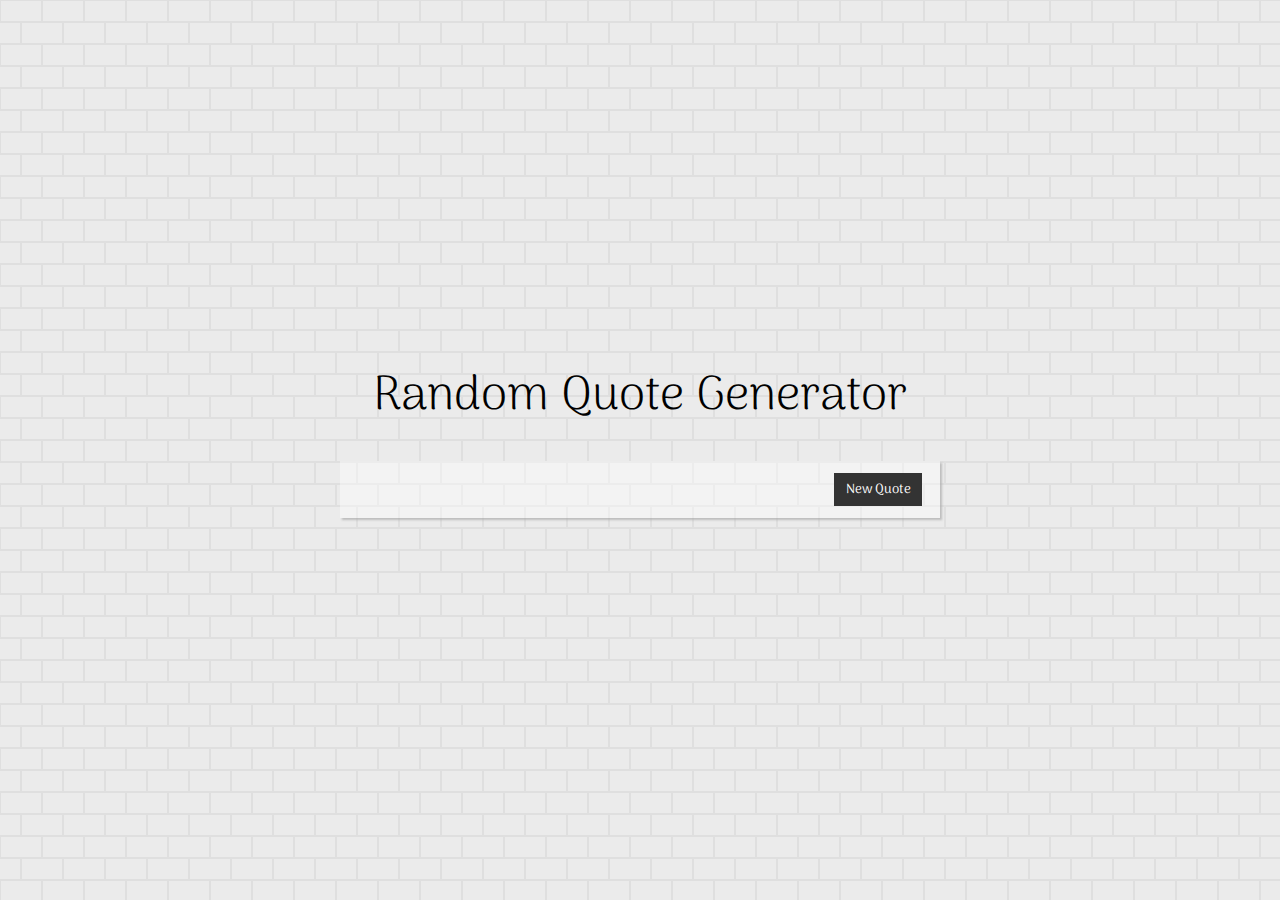
<file: Quote Generator/index.html>
<!DOCTYPE html>
<html lang="en">
<head>
    <meta charset="UTF-8">
    <meta http-equiv="X-UA-Compatible" content="IE=edge">
    <meta name="viewport" content="width=device-width, initial-scale=1.0">
    <title>Quote Generator</title>
    <link rel="stylesheet" href="style.css">
    <link rel="stylesheet" href="https://cdnjs.cloudflare.com/ajax/libs/font-awesome/5.15.4/css/all.min.css" integrity="sha512-1ycn6IcaQQ40/MKBW2W4Rhis/DbILU74C1vSrLJxCq57o941Ym01SwNsOMqvEBFlcgUa6xLiPY/NS5R+E6ztJQ==" crossorigin="anonymous" referrerpolicy="no-referrer" />
    <link rel="shortcut icon" href="../favicon.png">
</head>
<body>
    
    <header>
        <h1 class="title">Random Quote Generator</h1>
    </header>

    <main>

        <div class="quote-author hidden">
            <h3 class="quote"></h3>
            <p class="author" title="Author"> </p>
        </div>

        <div class="button">
            <button class="newQuote" title="Get a new Quote">New Quote </button>
            <button class="twitter hidden" title="Share on Twitter"><i class="fab fa-twitter"></i></button>
        </div>

    </main>

    <script src="app.js"></script>
</body>
</html>
</file>
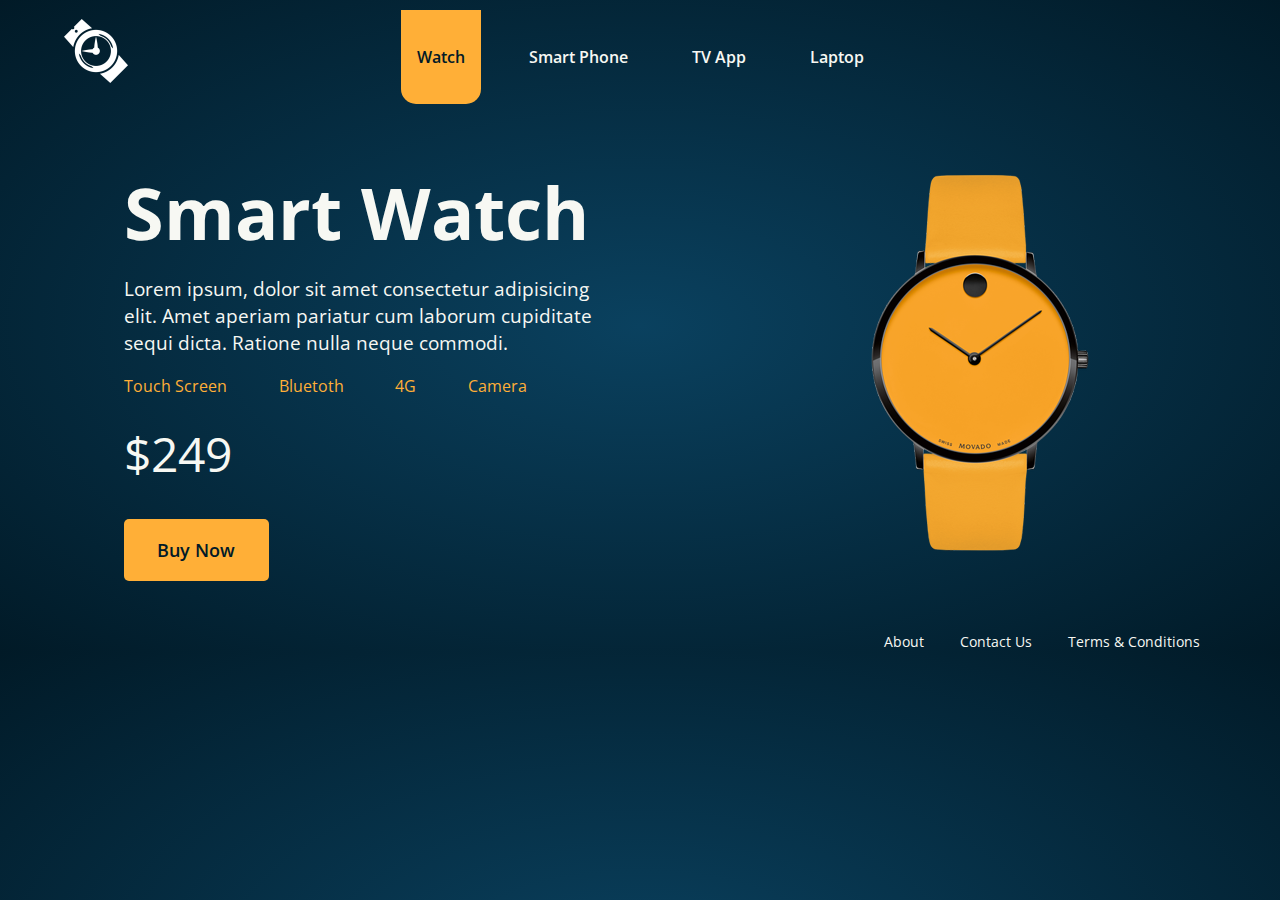
<file: SinglePageLanding/index.html>
<!DOCTYPE html>
<html lang="en">
<head>
    <meta charset="UTF-8">
    <meta http-equiv="X-UA-Compatible" content="IE=edge">
    <meta name="viewport" content="width=device-width, initial-scale=1.0">
    <title>Your Watch, Your Time - Watch</title>
    <link rel="shortcut icon" href="watch-icon-13164.jpg">
    <link rel="stylesheet" href="style.css">
    <link rel="stylesheet" href="https://cdnjs.cloudflare.com/ajax/libs/font-awesome/5.15.3/css/all.min.css" integrity="sha512-iBBXm8fW90+nuLcSKlbmrPcLa0OT92xO1BIsZ+ywDWZCvqsWgccV3gFoRBv0z+8dLJgyAHIhR35VZc2oM/gI1w==" crossorigin="anonymous" referrerpolicy="no-referrer" />
</head>
<body>

    <header>
        <div class="logo">

            <h1 class="title">Watch Dogs</h1>

            <img src="logo.png" alt="Watch Logo" title="Watch Logo">

        </div>
        
        <nav id="menu-mobile" class="menu">
            <ul>
                <li class="active"><a href="#watch" class="active">Watch</a></li>
                <li><a href="#smartphone">Smart Phone</a></li>
                <li><a href="#tv">TV App</a></li>
                <li><a href="#laptop">Laptop</a></li>
            </ul>
        </nav>

        <div class="side-nav">
            <ul>
                <li><a href="#"><i class="fas fa-search"></i></a></li>
                <li><a href="#"><i class="fas fa-shopping-cart"></i></a></li>
                <li class="menu-bar" onclick="myFunction()"><i class="fas fa-bars"></i></li>
            </ul>
        </div>
        
    </header>

    <main>

        <div class="description">

            <h2 class="watch-title">Smart Watch</h2>

            <p class="watch-description">Lorem ipsum, dolor sit amet consectetur adipisicing elit. Amet aperiam pariatur cum laborum cupiditate sequi dicta. Ratione nulla neque commodi.</p>

            <div class="watch-speciality">
                <ul type="disc">
                    <li>Touch Screen</li>
                    <li>Bluetoth</li>
                    <li>4G</li>
                    <li>Camera</li>
                </ul>
            </div>

            <p class="price-tag">$249</p>

            <form class="watch-button">

                <button><span>Buy Now </span></button>

            </form>

        </div>

        <div class="image">
            <img src="main_photo.png" alt="Photo of the Watch">
        </div>

    </main>

    <footer>

        <div class="social">
            <ul>
                <li><a href="#"><i class="fab fa-facebook-f"></i></a></li>
                <li><a href="#"><i class="fab fa-twitter"></i></a></li>
                <li><a href="#"><i class="fab fa-instagram"></i></a></li>
                <li><a href="#"><i class="fab fa-youtube"></i></a></li>
            </ul>
        </div>

        <div class="contact-us">
            <ul>
                <li><a href="#">About</a></li>
                <li><a href="#">Contact Us</a></li>
                <li><a href="#">Terms & Conditions</a></li>
            </ul>
        </div>

    </footer>


    <script>
        function myFunction(){
            var menu = document.getElementById("menu-mobile");
            menu.classList.toggle("active-mobile-menu");
            menu.classList.remove("menu")
            console.log("Yes");
        }
    </script>

</body>
</html>
</file>
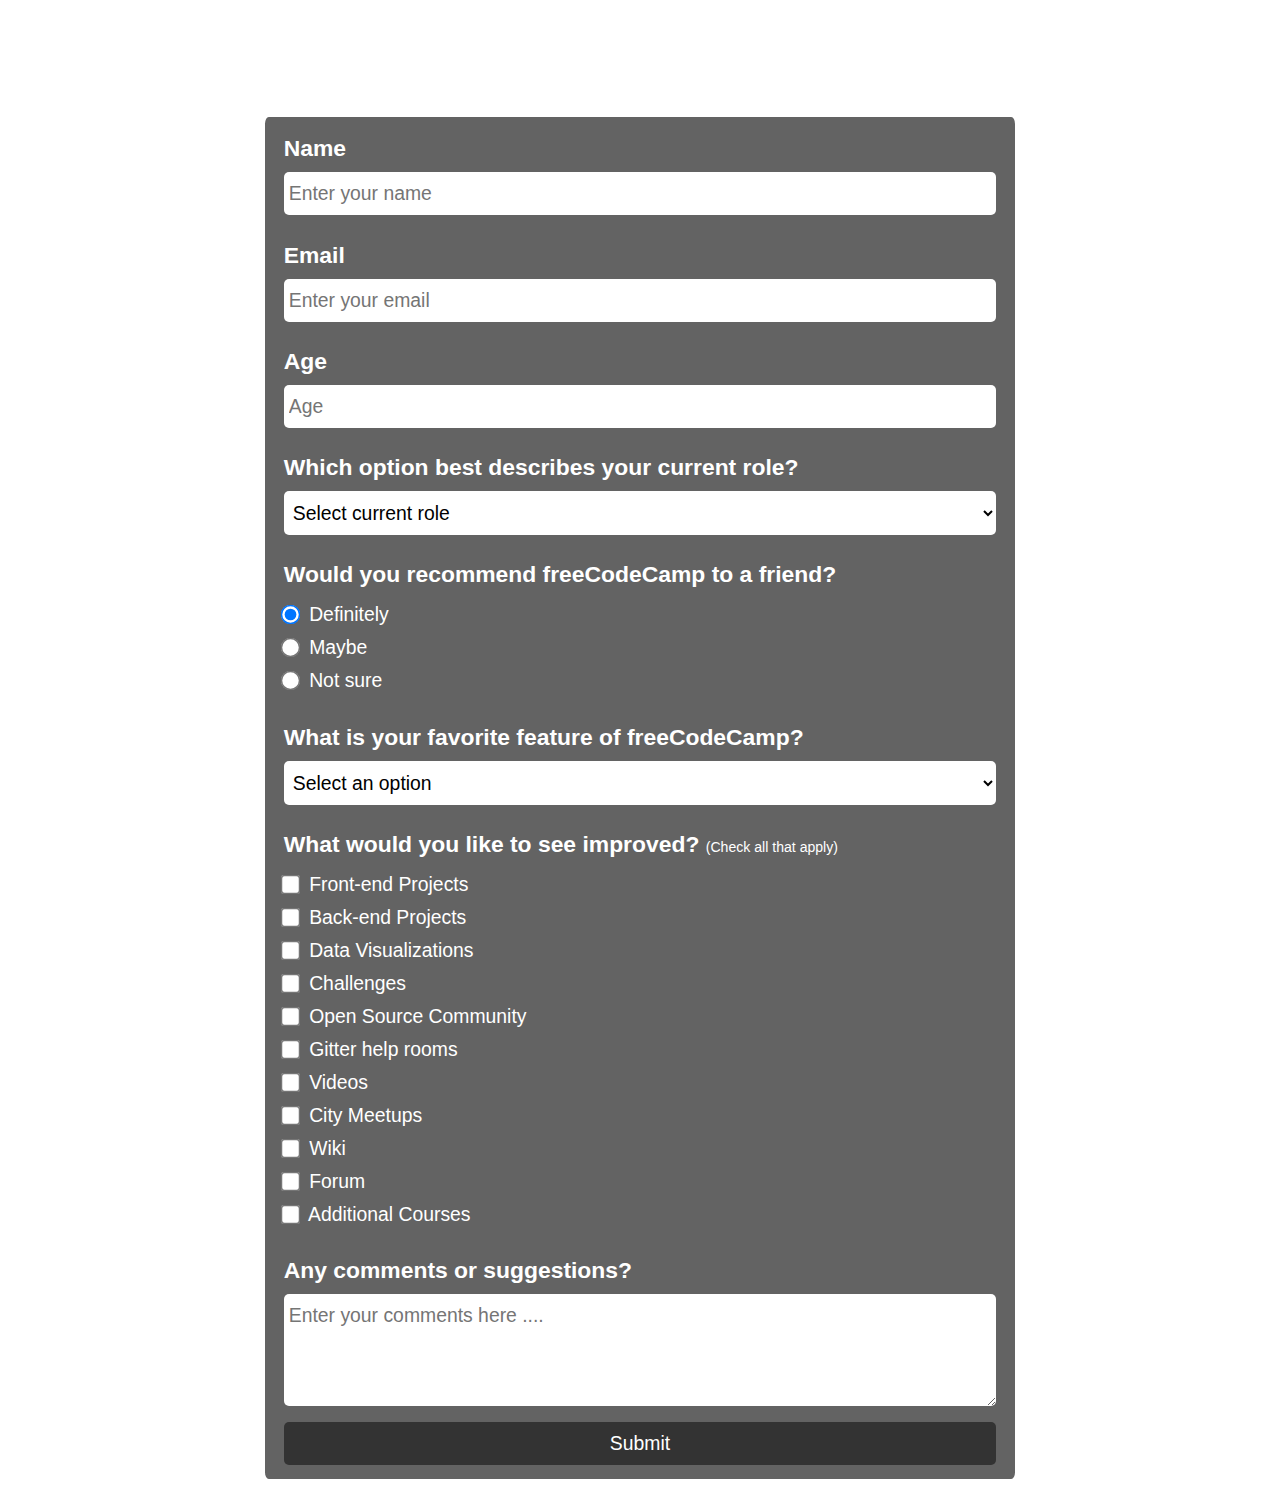
<file: Survey/index.html>
<!DOCTYPE html>
<html lang="en">
<head>
    <meta charset="UTF-8">
    <meta http-equiv="X-UA-Compatible" content="IE=edge">
    <meta name="viewport" content="width=device-width, initial-scale=1.0">
    <title>Survey</title>
    <link rel="stylesheet" href="style.css">
</head>
<body>

    <div class="container">

        <header>
            <h1 class="title" id="title">freeCodeCamp Survey Form</h1>
            <p class="sub-heading" id="description">Thank you for taking the time to help us improve the platform</p>
        </header>

        <main>
            <form action="" class="survey-form" id="survey-form">

                <div class="block">
                    <label for="name" class="form-label">Name</label>
                    <input type="text" name="name" id="name" placeholder="Enter your name">
                </div>

                <div class="block">
                    <label for="email" class="form-label">Email</label>
                    <input type="email" name="email" id="email" placeholder="Enter your email">
                </div>

                <div class="block">
                    <label for="number" class="form-label">Age</label> 
                    <input type="number" name="age" id="number" placeholder="Age" min="10" max="70">
                </div>

                <div class="block">
                    <label class="form-label">Which option best describes your current role?</label>
                    <select id="dropdown">
                        <option disabled selected>Select current role</option>
                        <option>Student</option>
                        <option>Full Time Job</option>
                        <option>Full Time Learner</option>
                        <option>Prefer not to say</option>
                        <option>Other</option>
                    </select>
                </div>

                <div class="block">
                    <label class="form-label">Would you recommend freeCodeCamp to a friend?</label>
                    <div class ="checkbox-radio"><input type="radio" name="recommend" value="Definitely" id="definitely" checked><label for="definitely"> Definitely</label></div>
                    <div class ="checkbox-radio"><input type="radio" name="recommend" value="Maybe" id="maybe"><label for="maybe"> Maybe</label></div>
                    <div class ="checkbox-radio"><input type="radio" name="recommend" value="Not Sure" id="not-sure"><label for="not-sure"> Not sure</label></div>
                </div>

                <div class="block">
                    <label class="form-label">What is your favorite feature of freeCodeCamp?</label>
                    <select id="dropdown">
                        <option disabled selected>Select an option</option>
                        <option>Challenges</option>
                        <option>Projects</option>
                        <option>Community</option>
                        <option>Open Source</option>
                        <option>Other</option>
                    </select>
                </div>

                <div class="block">
                    <label class="form-label">What would you like to see improved? <span class="checkbox-text-small">(Check all that apply)</span></label>
                    <div class ="checkbox-radio"><input type="checkbox" name="improvement" value="front-end" id="front-end"><label for="front-end"> Front-end Projects</label></div>
                    
                    <div class ="checkbox-radio"><input type="checkbox" name="improvement" value="back-end" id="back-end"> <label for="back-end"> Back-end Projects</label></div>
                    <div class ="checkbox-radio"><input type="checkbox" name="improvement" value="data visualizations" id="datav"><label for="datav"> Data Visualizations</label></div>
                    <div class ="checkbox-radio"><input type="checkbox" name="improvement" value="challenges" id="challenges"><label for="challenges"> Challenges</label></div>
                    <div class ="checkbox-radio"><input type="checkbox" name="improvement" value="open source" id="open-source"><label for="open-source"> Open Source Community </label></div>
                    <div class ="checkbox-radio"><input type="checkbox" name="improvement" value="gitter help rooms" id="gitter"><label for="gitter"> Gitter help rooms</label></div>
                    <div class ="checkbox-radio"><input type="checkbox" name="improvement" value="videos" id="videos"><label for="videos"> Videos </label></div>
                    <div class ="checkbox-radio"><input type="checkbox" name="improvement" value="city meetups" id="city-meetups"><label for="city-meetups"> City Meetups</label></div>
                    <div class ="checkbox-radio"><input type="checkbox" name="improvement" value="wiki" id="wiki"><label for="wiki"> Wiki</label></div>
                    <div class ="checkbox-radio"><input type="checkbox" name="improvement" value="forum" id="forum"><label for="forum"> Forum</label></div>
                    <div class ="checkbox-radio"><input type="checkbox" name="improvement" value="additional courses" id="additional"><label for="additional"> Additional Courses</label></div>
                </div>

                <div class="block">
                    <label class="form-label">Any comments or suggestions?</label>
                    <textarea placeholder="Enter your comments here ...." name="suggestions" id="suggestions" rows="4" cols="50"></textarea>
                </div>

                <div class="block">
                    <input type="submit" value="Submit" id="submit">
                </div>
            </form>
        </main>

        <footer>
            <p class="copyright">Copyright &copy; 2021</p>
        </footer>
        
    </div>

</body>
</html>
</file>
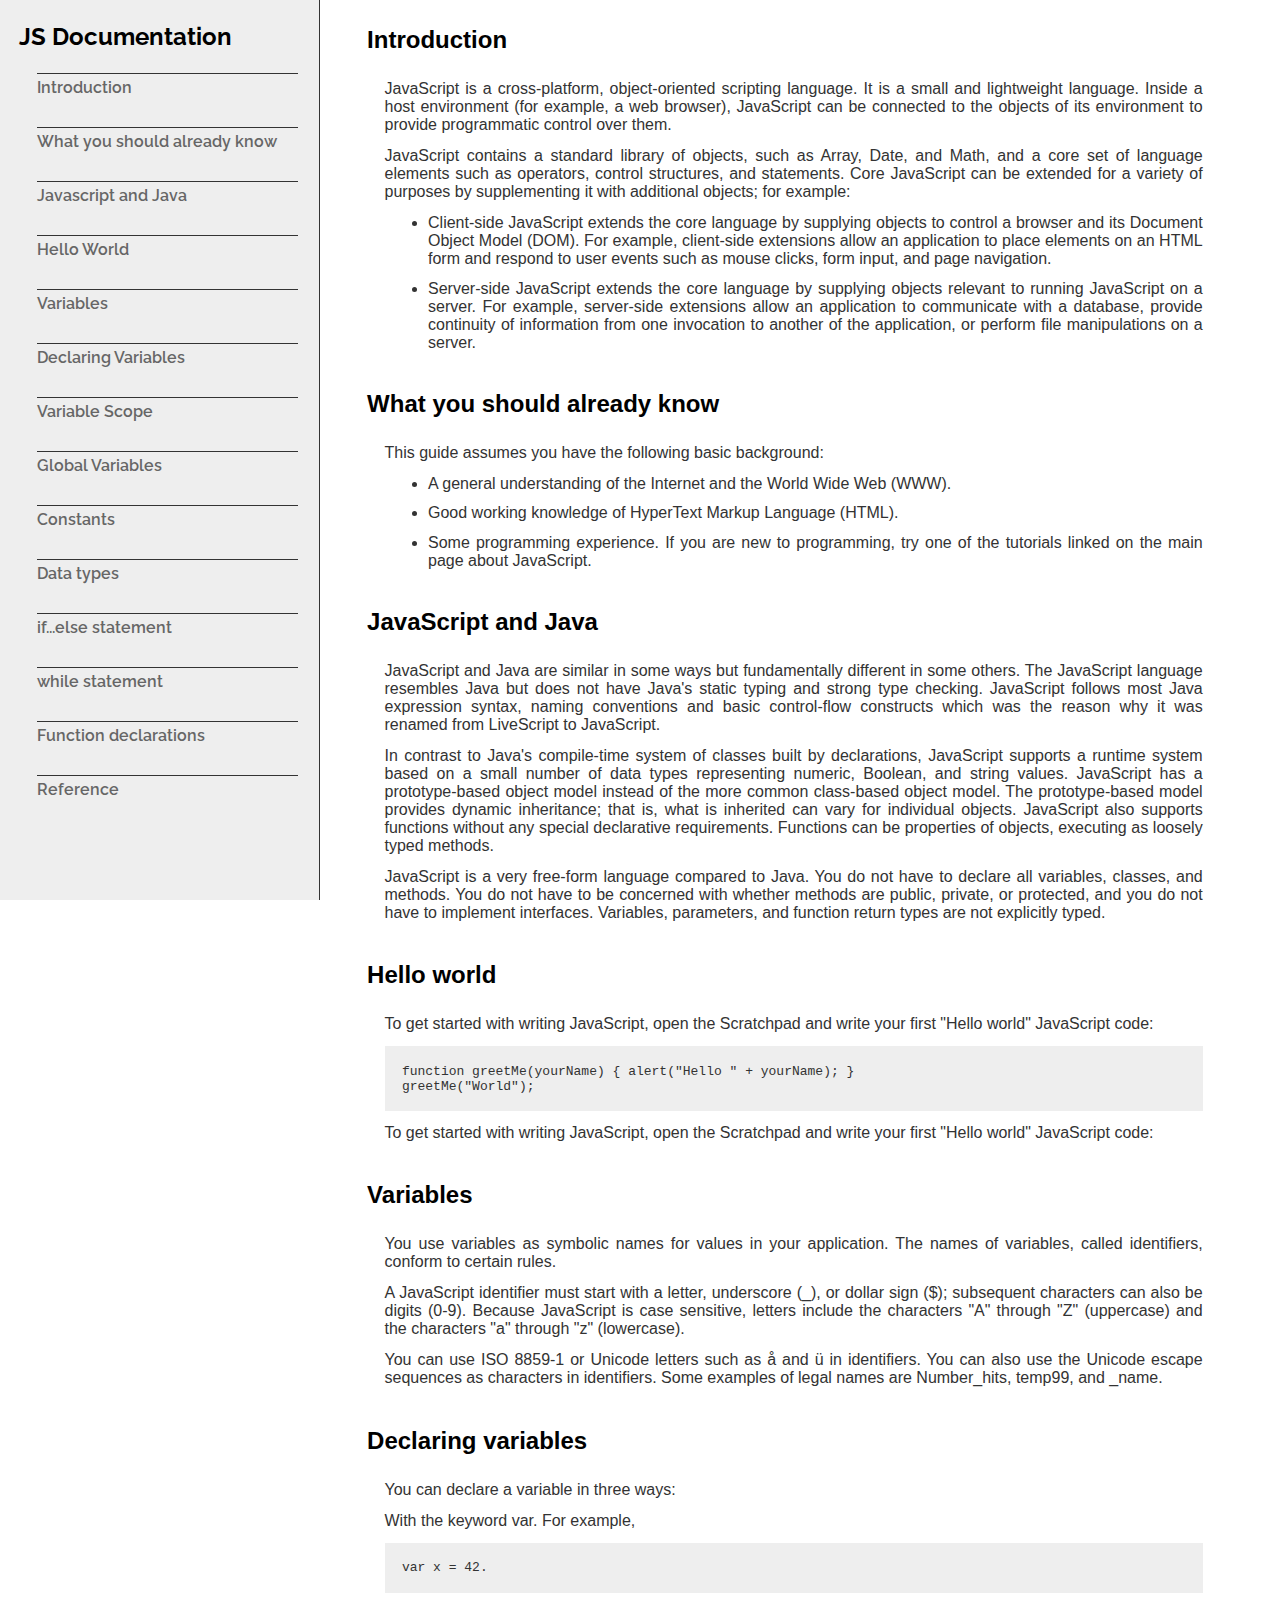
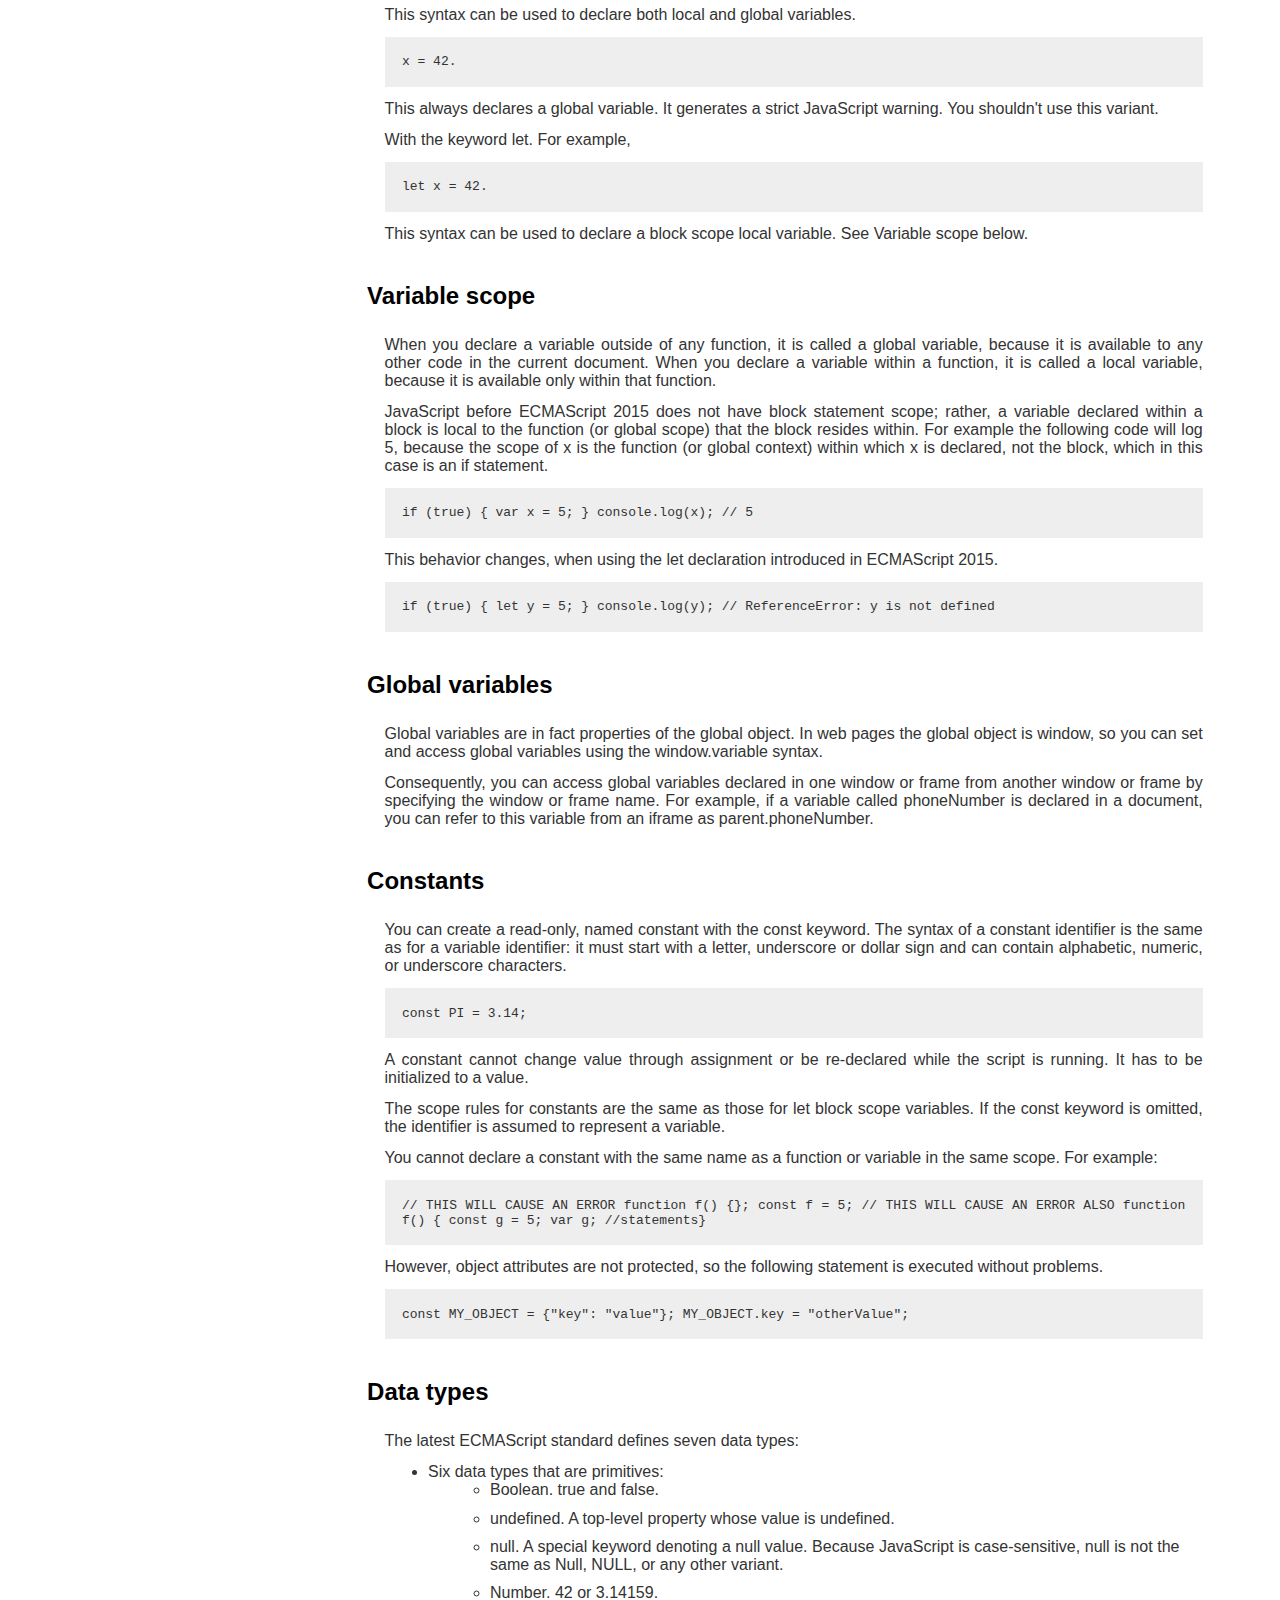
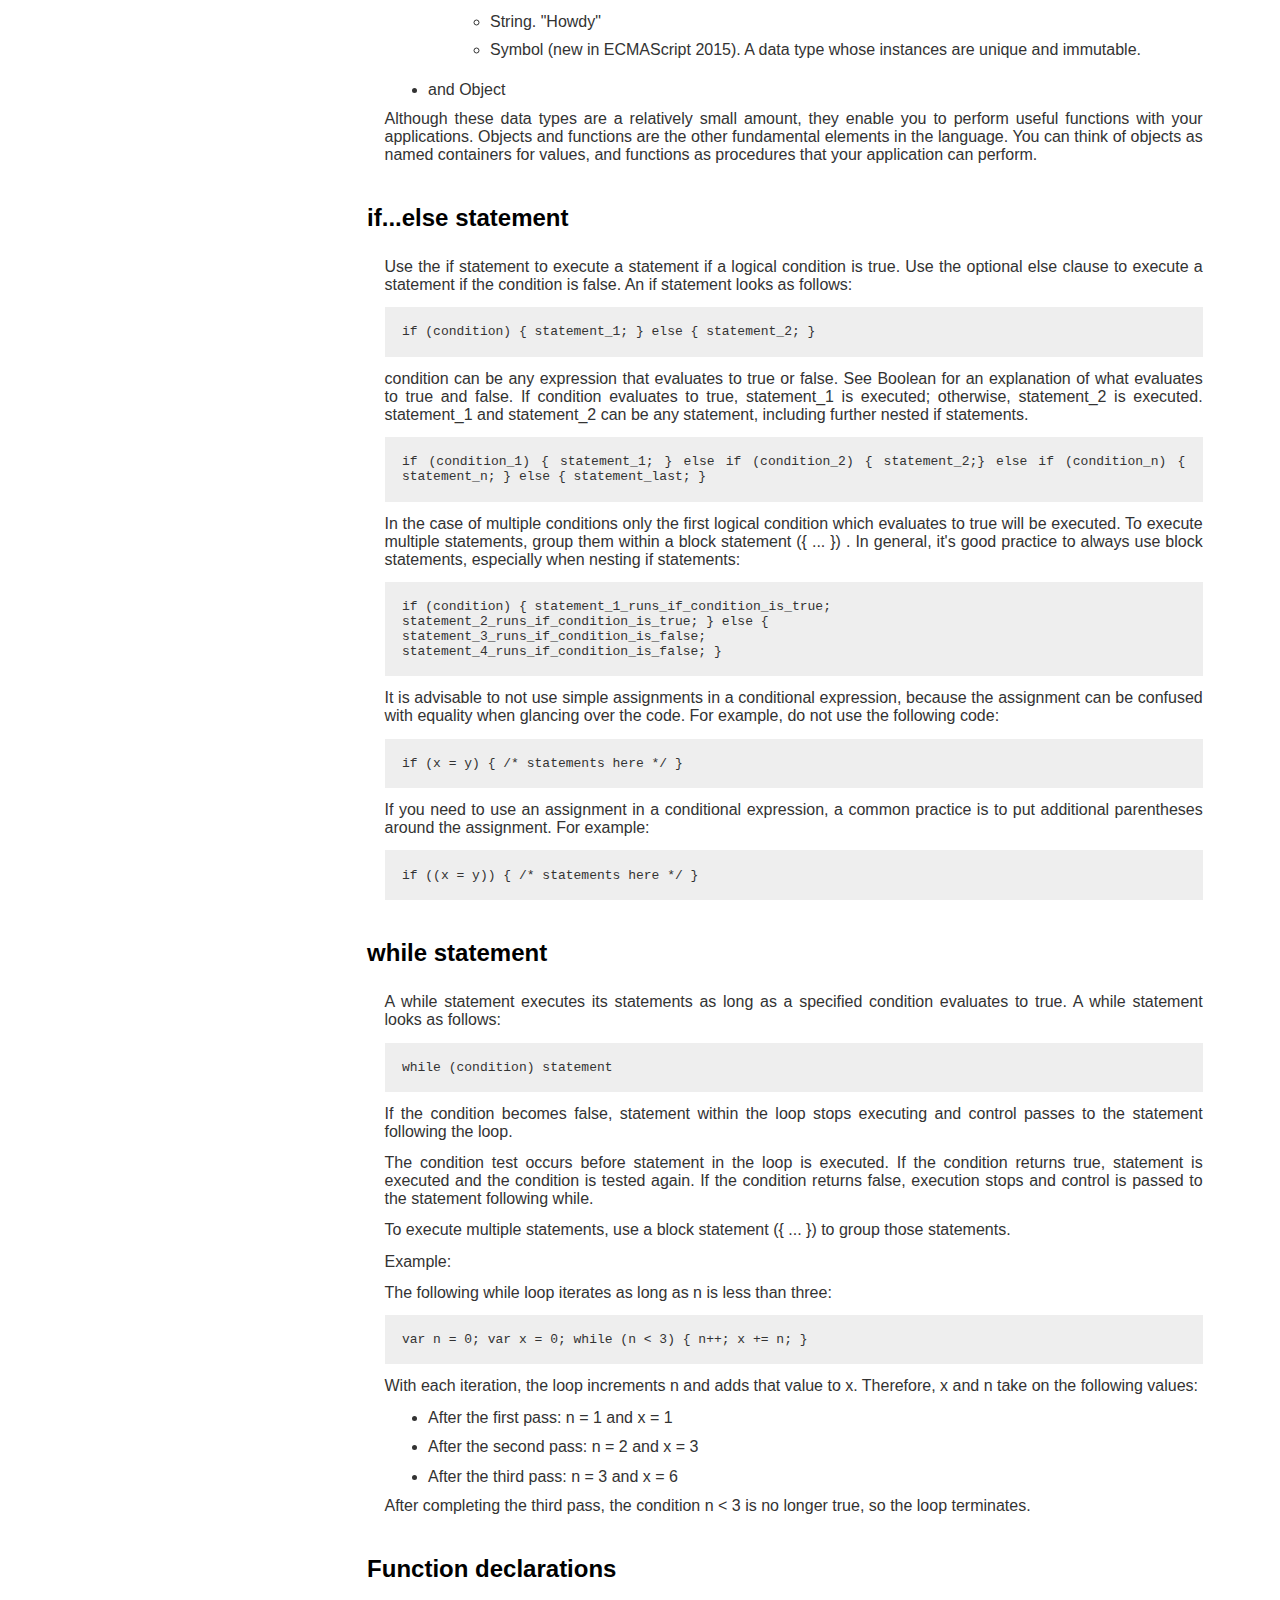
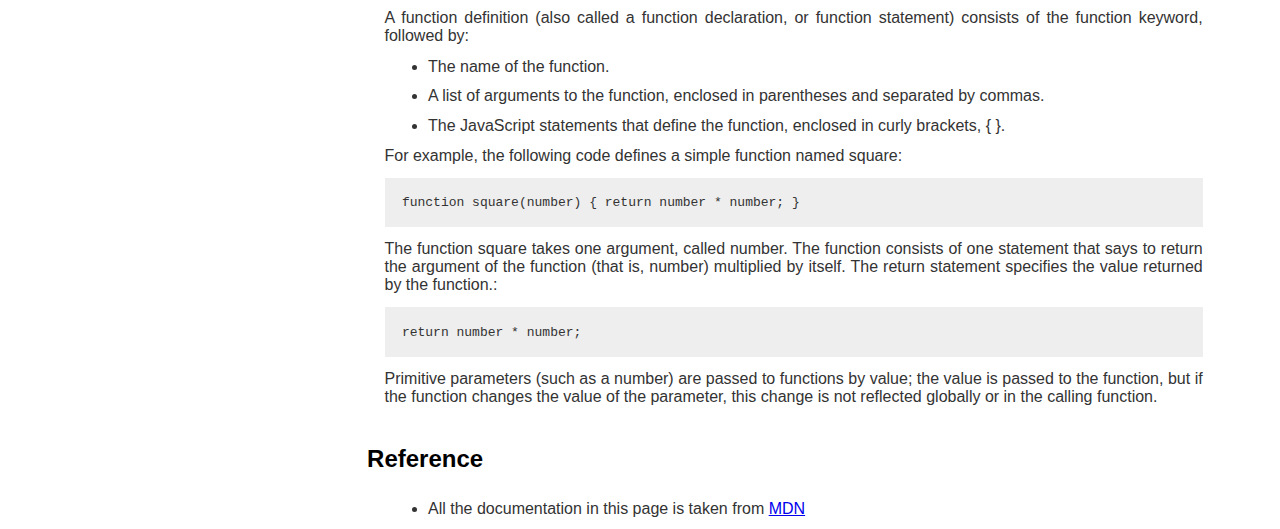
<file: TechnicalDetails/index.html>
<!DOCTYPE html>
<html lang="en">
<head>
    <meta charset="UTF-8">
    <meta http-equiv="X-UA-Compatible" content="IE=edge">
    <meta name="viewport" content="width=device-width, initial-scale=1.0">
    <title>Javascript Documentation Page</title>
    <link rel="stylesheet" href="style.css">
</head>
<body>

    <header>

        <h1 class="title">JS Documentation</h1>

        <nav>
            <ul>
                <li><a href="#introduction">Introduction</a></li>
                <li><a href="#prerequisites">What you should already know</a></li>
                <li><a href="#js&java">Javascript and Java</a></li>
                <li><a href="#helloworld">Hello World</a></li>
                <li><a href="#variables">Variables</a></li>
                <li><a href="#declaringvariables">Declaring Variables</a></li>
                <li><a href="#variablescope">Variable Scope</a></li>
                <li><a href="#globalvariables">Global Variables</a></li>
                <li><a href="#constants">Constants</a></li>
                <li><a href="#datatypes">Data types</a></li>
                <li><a href="#statements">if...else statement</a></li>
                <li><a href="#whilestatements">while statement</a></li>
                <li><a href="#functiondeclaration">Function declarations</a></li>
                <li><a href="#reference">Reference</a></li>
            </ul>
        </nav>
        
    </header>

    <main>

        <div class="block">

            <h2 class="block-title" id="introduction">Introduction</h2>

            <p class="text">JavaScript is a cross-platform, object-oriented scripting language. It is a small and lightweight language. Inside a host environment (for example, a web browser), JavaScript can be connected to the objects of its environment to provide programmatic control over them.</p>

            <p class="text">JavaScript contains a standard library of objects, such as Array, Date, and Math, and a core set of language elements such as operators, control structures, and statements. Core JavaScript can be extended for a variety of purposes by supplementing it with additional objects; for example:</p>

            <ul>
                <li>Client-side JavaScript extends the core language by supplying objects to control a browser and its Document Object Model (DOM). For example, client-side extensions allow an application to place elements on an HTML form and respond to user events such as mouse clicks, form input, and page navigation.</li>
                <li>Server-side JavaScript extends the core language by supplying objects relevant to running JavaScript on a server. For example, server-side extensions allow an application to communicate with a database, provide continuity of information from one invocation to another of the application, or perform file manipulations on a server.</li>
            </ul>

        </div>

        <div class="block">

            <h2 class="block-title" id="prerequisites">What you should already know</h2>

            <p class="text">This guide assumes you have the following basic background:</p>

            <ul>
                <li>A general understanding of the Internet and the World Wide Web (WWW).</li>
                <li>Good working knowledge of HyperText Markup Language (HTML).</li>
                <li>Some programming experience. If you are new to programming, try one of the tutorials linked on the main page about JavaScript.</li>
            </ul>
            
        </div>

        <div class="block">

            <h2 class="block-title" id="js&java">JavaScript and Java</h2>

            <p class="text">JavaScript and Java are similar in some ways but fundamentally different in some others. The JavaScript language resembles Java but does not have Java's static typing and strong type checking. JavaScript follows most Java expression syntax, naming conventions and basic control-flow constructs which was the reason why it was renamed from LiveScript to JavaScript.</p>

            <p class="text">In contrast to Java's compile-time system of classes built by declarations, JavaScript supports a runtime system based on a small number of data types representing numeric, Boolean, and string values. JavaScript has a prototype-based object model instead of the more common class-based object model. The prototype-based model provides dynamic inheritance; that is, what is inherited can vary for individual objects. JavaScript also supports functions without any special declarative requirements. Functions can be properties of objects, executing as loosely typed methods.</p>

            <p class="text">JavaScript is a very free-form language compared to Java. You do not have to declare all variables, classes, and methods. You do not have to be concerned with whether methods are public, private, or protected, and you do not have to implement interfaces. Variables, parameters, and function return types are not explicitly typed.</p>

        </div>

        <div class="block">

            <h2 class="block-title" id="helloworld">Hello world</h2>

            <p class="text">To get started with writing JavaScript, open the Scratchpad and write your first "Hello world" JavaScript code:</p>

            <code>function greetMe(yourName) { alert("Hello " + yourName); }<br>
                greetMe("World");
            </code>
            
            <p class="text">To get started with writing JavaScript, open the Scratchpad and write your first "Hello world" JavaScript code:</p>

        </div>

        <div class="block">

            <h2 class="block-title" id="variables">Variables</h2>

            <p class="text">You use variables as symbolic names for values in your application. The names of variables, called identifiers, conform to certain rules.</p>
            
            <p class="text">A JavaScript identifier must start with a letter, underscore (_), or dollar sign ($); subsequent characters can also be digits (0-9). Because JavaScript is case sensitive, letters include the characters "A" through "Z" (uppercase) and the characters "a" through "z" (lowercase).</p>

            <p class="text">You can use ISO 8859-1 or Unicode letters such as å and ü in identifiers. You can also use the Unicode escape sequences as characters in identifiers. Some examples of legal names are Number_hits, temp99, and _name.</p>

        </div>

        <div class="block">

            <h2 class="block-title" id="declaringvariables">Declaring variables</h2>

            <p class="text">You can declare a variable in three ways:</p>

            <p class="text">With the keyword var. For example,</p>

            <code>var x = 42.</code>
            
            <p class="text">This syntax can be used to declare both local and global variables.</p>

            <code>x = 42.</code>

            <p class="text">This always declares a global variable. It generates a strict JavaScript warning. You shouldn't use this variant.</p>

            <p class="text">With the keyword let. For example,</p>

            <code>let x = 42.</code>
            
            <p class="text">This syntax can be used to declare a block scope local variable. See Variable scope below.</p>

        </div>
        
        <div class="block">

            <h2 class="block-title" id="variablescope">Variable scope</h2>

            <p class="text">When you declare a variable outside of any function, it is called a global variable, because it is available to any other code in the current document. When you declare a variable within a function, it is called a local variable, because it is available only within that function.</p>

            <p class="text">JavaScript before ECMAScript 2015 does not have block statement scope; rather, a variable declared within a block is local to the function (or global scope) that the block resides within. For example the following code will log 5, because the scope of x is the function (or global context) within which x is declared, not the block, which in this case is an if statement.</p>

            <code>if (true) { var x = 5; } console.log(x); // 5</code>
            
            <p class="text">This behavior changes, when using the let declaration introduced in ECMAScript 2015.</p>

            <code>if (true) { let y = 5; } console.log(y); // ReferenceError: y is not defined</code>

        </div>

        <div class="block">

            <h2 class="block-title" id="globalvariables">Global variables</h2>

            <p class="text">Global variables are in fact properties of the global object. In web pages the global object is window, so you can set and access global variables using the window.variable syntax.</p>

            <p class="text">Consequently, you can access global variables declared in one window or frame from another window or frame by specifying the window or frame name. For example, if a variable called phoneNumber is declared in a document, you can refer to this variable from an iframe as parent.phoneNumber.</p>
        
        </div>

        <div class="block">

            <h2 class="block-title" id="constants">Constants</h2>

            <p class="text">You can create a read-only, named constant with the const keyword. The syntax of a constant identifier is the same as for a variable identifier: it must start with a letter, underscore or dollar sign and can contain alphabetic, numeric, or underscore characters.</p>

            <code>const PI = 3.14;</code>

            <p class="text">A constant cannot change value through assignment or be re-declared while the script is running. It has to be initialized to a value.</p>
            
            <p class="text">The scope rules for constants are the same as those for let block scope variables. If the const keyword is omitted, the identifier is assumed to represent a variable.</p>

            <p class="text">You cannot declare a constant with the same name as a function or variable in the same scope. For example:</p>

            <code>// THIS WILL CAUSE AN ERROR function f() {}; const f = 5; // THIS WILL CAUSE AN ERROR ALSO function f() { const g = 5; var g; //statements}</code>

            <p class="text">However, object attributes are not protected, so the following statement is executed without problems.</p>

            <code>const MY_OBJECT = {"key": "value"}; MY_OBJECT.key = "otherValue";</code>

        </div>

        <div class="block">

            <h2 class="block-title" id="datatypes">Data types</h2>

            <p class="text">The latest ECMAScript standard defines seven data types:</p>

            <ul>
                <li>
                    Six data types that are primitives:

                    <ul type="circle">

                        <li>Boolean. true and false.</li>
                        <li>undefined. A top-level property whose value is undefined.</li>
                        <li>null. A special keyword denoting a null value. Because JavaScript is case-sensitive, null is not the same as Null, NULL, or any other variant.</li>
                        <li>Number. 42 or 3.14159.</li>
                        <li>String. "Howdy"</li>
                        <li>Symbol (new in ECMAScript 2015). A data type whose instances are unique and immutable.</li>

                    </ul>

                </li>

                <li>and Object</li>

            </ul>

            <p class="text">Although these data types are a relatively small amount, they enable you to perform useful functions with your applications. Objects and functions are the other fundamental elements in the language. You can think of objects as named containers for values, and functions as procedures that your application can perform.</p>
            
        </div>

        <div class="block">

            <h2 class="block-title" id="statements">if...else statement</h2>

            <p class="text">Use the if statement to execute a statement if a logical condition is true. Use the optional else clause to execute a statement if the condition is false. An if statement looks as follows:</p>

            <code>if (condition) { statement_1; } else { statement_2; }</code>

            <p class="text">condition can be any expression that evaluates to true or false. See Boolean for an explanation of what evaluates to true and false. If condition evaluates to true, statement_1 is executed; otherwise, statement_2 is executed. statement_1 and statement_2 can be any statement, including further nested if statements.</p>

            <code>if (condition_1) { statement_1; } else if (condition_2) { statement_2;} else if (condition_n) { statement_n; } else { statement_last; }</code>
            
            <p class="text">In the case of multiple conditions only the first logical condition which evaluates to true will be executed. To execute multiple statements, group them within a block statement ({ ... }) . In general, it's good practice to always use block statements, especially when nesting if statements:</p>

            <code>if (condition) { statement_1_runs_if_condition_is_true; <br>
                    statement_2_runs_if_condition_is_true; } else { <br>
                    statement_3_runs_if_condition_is_false; <br>
                    statement_4_runs_if_condition_is_false; }</code>

            <p class="text">It is advisable to not use simple assignments in a conditional expression, because the assignment can be confused with equality when glancing over the code. For example, do not use the following code:</p>

            <code>if (x = y) { /* statements here */ }</code>

            <p class="text">If you need to use an assignment in a conditional expression, a common practice is to put additional parentheses around the assignment. For example:</p>
            
            <code>if ((x = y)) { /* statements here */ }</code>

        </div>

        <div class="block">

            <h2 class="block-title" id="whilestatements">while statement</h2>

            <p class="text">A while statement executes its statements as long as a specified condition evaluates to true. A while statement looks as follows:</p>

            <code>while (condition) statement</code>

            <p class="text">If the condition becomes false, statement within the loop stops executing and control passes to the statement following the loop.</p>

            <p class="text">The condition test occurs before statement in the loop is executed. If the condition returns true, statement is executed and the condition is tested again. If the condition returns false, execution stops and control is passed to the statement following while.</p>

            <p class="text">To execute multiple statements, use a block statement ({ ... }) to group those statements.</p>

            <p class="text">Example:</p>


            <p class="text">The following while loop iterates as long as n is less than three:</p>

            <code>var n = 0; var x = 0; while (n < 3) { n++; x += n; }</code>
            
            <p class="text">With each iteration, the loop increments n and adds that value to x. Therefore, x and n take on the following values:</p>

            <ul>

                <li>After the first pass: n = 1 and x = 1</li>
                <li>After the second pass: n = 2 and x = 3</li>
                <li>After the third pass: n = 3 and x = 6</li>

            </ul>

            <p class="text">After completing the third pass, the condition n < 3 is no longer true, so the loop terminates.</p>

        </div>

        <div class="block">

            <h2 class="block-title" id="functiondeclaration">Function declarations</h2>

            <p class="text">A function definition (also called a function declaration, or function statement) consists of the function keyword, followed by:</p>

            <ul>

                <li>The name of the function.</li>
                <li>A list of arguments to the function, enclosed in parentheses and separated by commas.</li>
                <li>The JavaScript statements that define the function, enclosed in curly brackets, { }.</li>

            </ul>

            <p class="text">For example, the following code defines a simple function named square:</p>

            <code>function square(number) { return number * number; }</code>
            
            <p class="text">The function square takes one argument, called number. The function consists of one statement that says to return the argument of the function (that is, number) multiplied by itself. The return statement specifies the value returned by the function.:</p>

            <code>return number * number;</code>

            <p class="text">Primitive parameters (such as a number) are passed to functions by value; the value is passed to the function, but if the function changes the value of the parameter, this change is not reflected globally or in the calling function.</p>

        </div>

        <div class="block">

            <h2 class="block-title" id="reference">Reference</h2>

            <ul>

                <li>All the documentation in this page is taken from <a href="https://developer.mozilla.org/en-US/docs/Web/JavaScript/Guide">MDN</a></li>

            </ul>

        </div>

    </main>

</body>
</html>
</file>
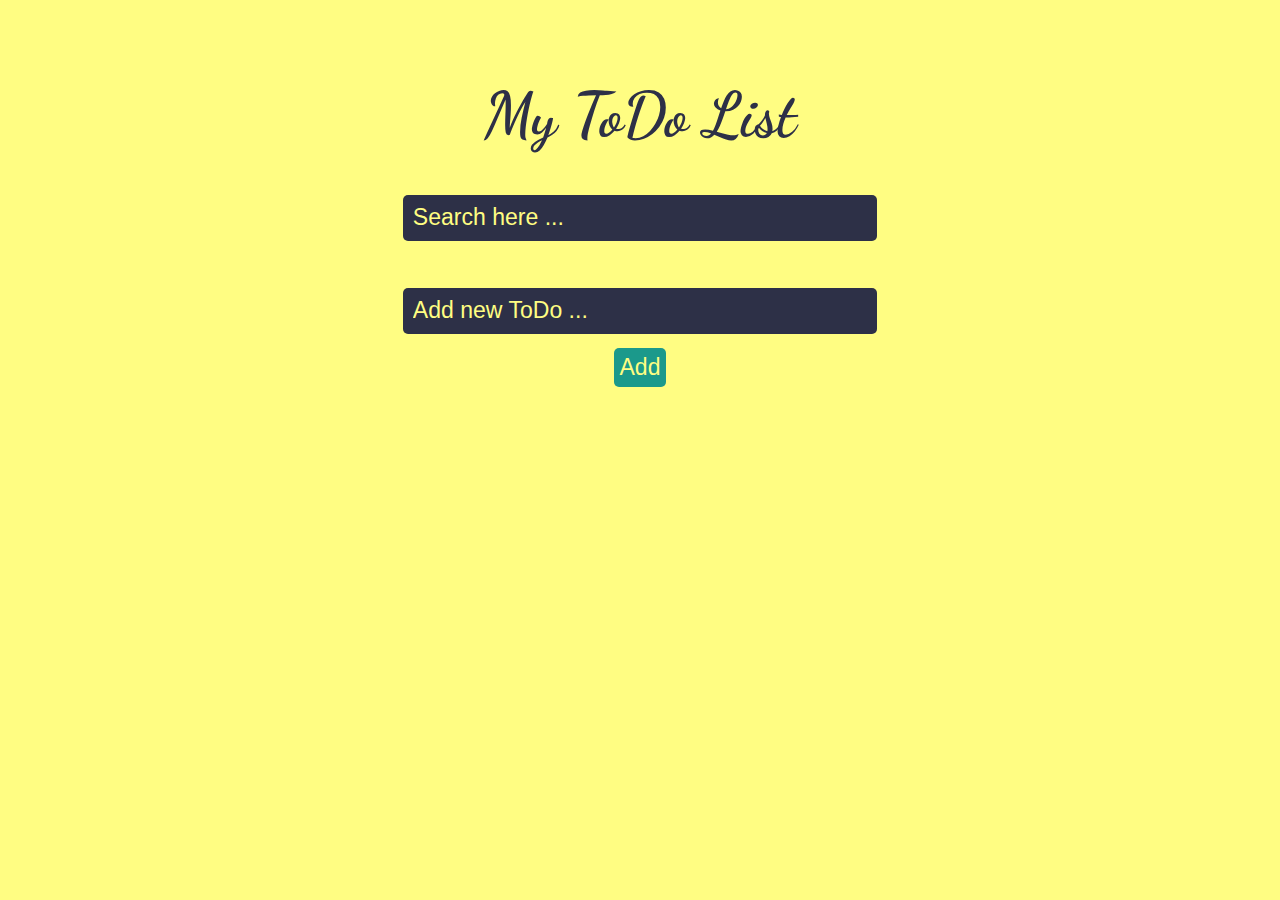
<file: todo/index.html>
<!DOCTYPE html>
<html lang="en">
<head>
    <meta charset="UTF-8">
    <meta http-equiv="X-UA-Compatible" content="IE=edge">
    <meta name="viewport" content="width=device-width, initial-scale=1.0">
    <title>ToDo List</title>
    <!-- <link rel="stylesheet" href="style.css"> -->
    <link rel="stylesheet" href="https://cdnjs.cloudflare.com/ajax/libs/font-awesome/5.15.3/css/all.min.css" integrity="sha512-iBBXm8fW90+nuLcSKlbmrPcLa0OT92xO1BIsZ+ywDWZCvqsWgccV3gFoRBv0z+8dLJgyAHIhR35VZc2oM/gI1w==" crossorigin="anonymous" referrerpolicy="no-referrer" />
    <link rel="stylesheet" href="style.css">
    <link rel="shortcut icon" href="../favicon.png">
    <link rel="manifest" href="../manifest.json">
    
</head>
<body>
    
    <header>

        <h2>My ToDo List</h2>

    </header>

    <main>

        <form class="search">
            <input type="text" placeholder="Search here ...">
        </form>

        <div class="todos">

            

        </div>

        <div class="add-new">
            <form class="button addButton">
                <input type="text" name = "addToDo" placeholder="Add new ToDo ..." class="todoName" autocomplete="off">
                <button type="submit" class="add">Add</button>
            </form>
        </div>

    </main>
    
    <script src="app.js"></script>
    <script>
        if ("serviceWorker" in navigator) {
          navigator.serviceWorker
            .register("sw.js")
            .then(function (registration) {
              console.log("success load");
            })
            .catch(function (err) {
              console.log(err);
            });
         }
      </script>

</body>
</html>
</file>
<file: Quote Generator/style.css>
@import url('https://fonts.googleapis.com/css2?family=Arima+Madurai:wght@200;400;800;900&display=swap');
* {
    margin: 0;
    padding: 0;
    box-sizing: border-box;
    font-family: 'Arima Madurai', sans-serif;
}
body {
    background-color: #ebebeb;
    background-image: url("data:image/svg+xml,%3Csvg width='42' height='44' viewBox='0 0 42 44' xmlns='http://www.w3.org/2000/svg'%3E%3Cg id='Page-1' fill='none' fill-rule='evenodd'%3E%3Cg id='brick-wall' fill='%23000000' fill-opacity='0.05'%3E%3Cpath d='M0 0h42v44H0V0zm1 1h40v20H1V1zM0 23h20v20H0V23zm22 0h20v20H22V23z'/%3E%3C/g%3E%3C/g%3E%3C/svg%3E");
    display: flex;
    flex-direction: column;
    justify-content: center;
    align-items: center;
    text-align: center;
    min-height: 100vh;
}
.title {
    font-size: 3rem;
    font-weight: 300;
}
main {
    background-color: rgba(255, 255, 255, 0.4);
    box-shadow: 2px 2px 2px rgba(173, 173, 173, 0.75);
    max-width: 80ch;
    min-width: 60ch;
    margin: 2% 1%;
}
.hidden{
    display: none;
}
.quote {
    font-size: 1.8rem;
    padding: 5% 1% 1% 1%;
    font-weight: 900;
}
.quote::before {
    content: '\201C';
}.quote::after {
    content: '\201D';
}
.author {
    font-size: 1.5rem;
    font-weight: 500;
    font-style: italic;
}
.author::before{
    content: '\2010';
}
.button{
    display: flex;
    flex-direction: row-reverse;
    justify-content: space-between;
    padding: 2% 3%;
}
.button button {
    cursor: pointer;
    padding: 1% 2%;
    border: none;
    background-color: #333;
    color: #fff;
    outline: none;
    transition: all 0.35s linear;
}
.button button:hover{
    background-color: rgb(0, 0, 0);
}
.twitter:hover{
    color: #1DA1F2;
}

/*MEDIA QUERIES*/

@media (max-width: 820px) {
    main {
        width: 90%;
    }
}
@media (max-width: 620px) {
    main {
        min-width: 40ch;
        max-width: 70ch;
    }
    .title{
        font-size: 2.5rem;
    }
}
@media (max-width: 470px) {
    main {
        min-width: 30ch;
        max-width: 60ch;
    }
    .title{
        font-size: 2.25rem;
    }
}
@media (max-width: 320px) {
    main {
        min-width: 20ch;
        max-width: 50ch;
    }
    .title{
        font-size: 1.75rem;
    }
}
</file>
<file: SinglePageLanding/style.css>
@import url('https://fonts.googleapis.com/css2?family=Open+Sans&display=swap');

:root {
    --white: #f7f8f3;
    --yellow: #e6df44;
    --orange: #ffaf37;
    --blue: #011a27;
}

* {
    margin: 0;
    padding: 0;
    box-sizing: border-box;
    font-family: 'Open Sans', Arial, serif;
}
body {
    background: radial-gradient(#0a415f, var(--blue));
    color: var(--white);
}
a {
    color: var(--white);
    text-decoration: none;
}

/*===================== HEADER =================*/

header,
nav ul,
.side-nav ul{
    display: flex;
    justify-content: space-between;
    align-items: center;
    list-style-type: none;
}
.logo {
    padding: 1.5% 0% 2% 5%;
}
.title {
    position: absolute;
    left: -10000px;
    overflow: hidden;
}
.logo img{
    cursor: pointer;
    max-width: 64px;
}
.menu ul li,
.side-nav ul li {
    margin: 0 1rem;
    padding: 7% 1rem;
}
.menu ul .active{
    background-color: var(--orange);
    border-radius: 0 0 15px 15px;
}
.menu ul li .active {
    color: var(--blue);
}
.menu ul li .active:hover {
    color: var(--blue);
}
.menu ul li a{
    font-weight: 600;  
}
.menu ul li a:hover,
.side-nav ul li a:hover,
footer ul li a:hover{
    color: var(--orange);
    transition: all 0.4s ease-in-out;
}
.menu-bar{
    display: none;
}

/*===================== MAIN =================*/

main {
    max-width: 1200px;
    margin: 2% auto 2% auto;
    display: flex;
    justify-content: space-between;
    align-items: center;
}
main .description {
    padding-left: 7%;
}
main .watch-title {
    font-size: 4.5rem;
    padding-bottom: 3%;
}
main .watch-description {
    font-size: 1.2rem;
    padding-bottom: 4%;
}
.watch-speciality ul {
    list-style-type: disc;
    padding-bottom: 5%;
}
.watch-speciality ul li {
    display: inline-block;
    color: var(--orange);
    padding-right: 10%;
}
main .price-tag {
    font-size: 3rem;
    padding-bottom: 7%;
}
main .watch-button button {
    cursor: pointer;
    padding: 4% 7%;
    border: none;
    border-radius: 5px;
    background-color: var(--orange);
    color: var(--blue);
    font-weight: 600;
    font-size: 1.1rem;
    transition: all 0.4s linear;
}
main .watch-button button span {
    cursor: pointer;
    display: inline-block;
    position: relative;
    transition: 0.5s;
}
main .watch-button button span:after {
    content: '\00bb';
    position: absolute;
    opacity: 0;
    top: 0;
    right: -20px;
    transition: 0.5s;
}
main .watch-button button:hover span {
    padding-right: 25px;
}
  
main .watch-button button:hover span:after {
    opacity: 1;
    right: 0;
}
main .watch-button button:hover {
    background-color: #f79400;
}
main .image {
    padding: 2% 5% 3% 15%;
}

/*===================== FOOTER =================*/

footer {
    display: flex;
    justify-content: space-between;
    padding: 0 5%;
}
footer ul {
    list-style-type: none;
}
footer ul li {
    display: inline-block;
}
footer .social ul li,
footer .contact-us ul li{
    padding: 0 1rem;
}
footer .contact-us ul li a{
    font-size: 0.9rem;
}

/*===================== MEDIA QUERIES =================*/

@media screen and (max-width: 1200px) {
    main .image {
        padding-left: 10%;
    }
    main .watch-title {
        font-size: 3.7rem;
    }
}

@media screen and (max-width: 1050px) {
    main {
        margin-bottom: 4%;
    }
    main .watch-title {
        font-size: 3rem;
    }
}

@media screen and (max-width: 880px) {
    main {
        margin-bottom: 6%;
    }
    main .image {
        padding-left: 5%;
    }
    main .watch-title {
        font-size: 2.7rem;
    }
    main .price-tag {
        font-size: 2.5rem;
    }
}

@media screen and (max-width: 800px) {
    header nav {
        display: none;
    }
    main {
        margin-top: 5%;
        margin-bottom: 10%; 
    }
    .menu-bar {
        z-index: 999;
        display: initial;
    }
    .active-mobile-menu {
        z-index: 1;
        width: 100%;
        display: block;
        position: absolute;
        top: 12%;
        background-color: var(--orange);
    }
    .active-mobile-menu ul {
        display: flex;
        flex-direction: column;
    }
    .active-mobile-menu ul li {
        text-align: center;
        width: 100%;
        padding: 4% 0;
        margin: 0;
        transition: 0.35s linear;
    }
    .active-mobile-menu ul li a{
        font-weight: 600;
    }
    .active-mobile-menu ul li:hover{
        background-color: var(--blue);
    }
    main .watch-description {
        font-size: 1rem;
    }
    main .image {
        padding-right: 0;
    }
    main img {
        width: 350px;
    }
}

@media screen and (max-width:640px) {
    main .image {
        padding-left: 2%;
    }
    main img {
        width: 300px;
    }
    footer {
        flex-direction: column;
        text-align: center;
    }
    footer ul {
        padding: 3% 0;
    }
}

@media screen and (max-width:580px) {
    main{
        flex-direction: column-reverse;
    }
}

@media screen and (max-width:340px) {
    .side-nav ul li {
    padding-right: 0.5rem;
    padding-left: 0.5rem;
    }
    main .watch-title {
        font-size: 2rem;
    } 
    main .watch-description{
        font-size: 0.9rem;
    }
    main img{ 
        width: 250px;
    }
    footer {
        padding-right: 3%;
        padding-left: 3%; 
    }
}
</file>
<file: Survey/style.css>
* {
    margin: 0;
    padding: 0;
    box-sizing: border-box;
    font-family: Arial, Helvetica, sans-serif;
    font-size: 1.1rem;
}
body {
    background-image: url('https://undsgn.com/wp-content/uploads/2018/04/ltotbngnzzu.jpg');
    
}
.container {
    max-width: 750px;
    margin: 0 auto;
}
header {
    padding: 2%;
    text-align: center;
}
.title {
    color: white;
    font-size: 1.5rem;
    margin: 1.5%;
}
.sub-heading {
    color: white;
    margin-bottom: 1%;
    font-weight: 400;
}
main {
    background: rgba(15, 15, 15, 0.65);
    border-radius: 0.5%;
    color: white;
}
.block {
    margin: 0.5% 1.5%;
    padding: 0.5% 1%;
}
.form-label {
    display: block;
    font-size: 1.3rem;
    font-weight: 600;
    margin-bottom: 10px;
}
.form-label:nth-child(1){
    margin-top: 15px;
}
input[type='text'],
input[type='email'],
input[type='number'],
textarea,
select {
    width: 100%;
    padding: 10px 5px;
    border-radius: 5px;
    border: none;
    background-color: white;
}
input[type='radio'],
input[type='checkbox'] {
    margin-right: 7px;
    transform: scale(1.5);
}
.checkbox-radio {
    padding: 5px 0;
}
.checkbox-text-small {
    font-weight: 400;
    font-size: 0.8rem;
}
input[type='submit'] {
    color: white;
    cursor: pointer;
    width: 100%;
    padding: 10px 5px;
    border-radius: 5px;
    border: none;
    background: #333;
    margin-bottom: 10px;
}
footer p{
    color: white;
    text-align: right;
    font-size: 0.8rem;
    font-weight: 450;
}
</file>
<file: TechnicalDetails/style.css>
@import url('https://fonts.googleapis.com/css2?family=Raleway&display=swap');

* {
    margin: 0;
    padding: 0;
    box-sizing: border-box;
    font-family: arial;
}

/* ====================== HEADER =================== */

header {
    max-width: 25vw;
    width: 100%;
    height: 100%;
    background: #eee;
    border-right: 1px solid #333;
    position: fixed;
    z-index: 999;
}
header h1 {
    padding-top: 7%;
    padding-left: 6%;
    font-size: 1.5rem;
    font-family: 'Raleway', sans-serif;
}
header nav {
    overflow-y: scroll;
    height: 90vh;
}
header nav ul{
    list-style-type: none;
}
header nav ul li {
    padding: 3% 4%;
}
header nav ul li::before{
    display: inline-block;
    content: "";
    height: 1px;
    width: 100%;
    border-bottom: 1px solid #333;
}
header nav ul li:nth-last-child(1){
    padding-bottom: 7%;
}
header nav ul li a{
    color: #666;
    text-decoration: none;
    font-weight: 600;
    font-family: 'Raleway', sans-serif;
}
header nav ul li a:hover {
    color: #000;
    transition: 0.35s ease;
}

/* ====================== MAIN =================== */

main {
    width: 68vw;
    position: absolute;
    left: 28vw;
    top: 0;
    text-align: justify;
}
.block-title {
    padding: 3% 1%;
    font-weight: 600;
}
.text,
ul,
code {
    margin: 0 3%;
    color: #333;
}
.text {
    padding-bottom: 1.5%;
}
ul {
    margin-left: 8%; 
}
ul li {
    padding-bottom: 1.5%;
}
code {
    background: #eee;
    display: block;
    font-family: monospace;
    padding: 2%;
    margin-bottom: 1.5%;
}

/* ====================== MEDIA QUERIES =================== */

@media screen and (max-width: 940px) {
    header {
        position: relative;
        top: 0;
        max-width: 100vw;
        height: 35vh;
    }
    header h1 {
        padding-top: 2%;
        text-align: center;
    }
    header nav {
        height: 27vh;
    }
    header nav ul li {
        padding: 1% 2%;
    }
    main {
        width: 95vw;
        position: absolute;
        left: 1%;
        top: 37vh;
        text-align: justify;
    }
}
</file>
<file: todo/style.css>
@import url('https://fonts.googleapis.com/css2?family=Dancing+Script&family=Source+Sans+Pros&display=swap');

:root{
    --bg-color: #fffd82;
    --button-color: #1b998b;
    --text-color: #2d3047;
}

* {
    box-sizing: border-box;
    margin: 0;
    padding: 0;
    font-family: 'Source Sans Pro', sans-serif;
    font-size: 1.2rem;
}
body{
    max-width: 550px;
    width: 100%;
    margin: 2% auto;
    text-align: center;
    background-color: var(--bg-color);
    padding: 3%;
}
header h2 {
    font-size: 3.25rem;
    padding: 3%;
    font-family: 'Dancing Script', arial;
    color: var(--text-color);
}
main {
    padding: 1% 0;
}
input {
    width: 100%;
    padding: 2%;
    background-color: var(--text-color);
    color: var(--bg-color);
    border: none;
    border-radius: 5px;
}
input::placeholder {
    color: var(--bg-color);
}
.search,
.add-new {
    padding: 5% 0;
}
.todo {
    position: relative;
    text-align: left;
    background-color: var(--text-color);
    color: var(--bg-color);
    margin: 2% 0;
    padding: 3% 4%;
    border-radius: 5px;
}
.todo:hover,
input:focus {
    background-color: #1a1d35;
    transition: 0.25s linear all;
    outline: none;
}
.text {
    width: 90%;
}
.far {
    position: absolute;
    right: 0;
    top: 0;
    font-size: 1.5rem;
    padding: 3%;
}
.far:hover{
    cursor: pointer;
    color: red;
    transition: 0.25s linear all;
}
.button .add {
    cursor: pointer;
    margin: 3% 0;
    padding: 1.25%;
    background-color: var(--button-color);
    color: var(--bg-color);
    border: none;
    border-radius: 5px;
}
.add:hover{
    background-color: #33857b;
    transition: 0.25s linear all;
}
</file>
